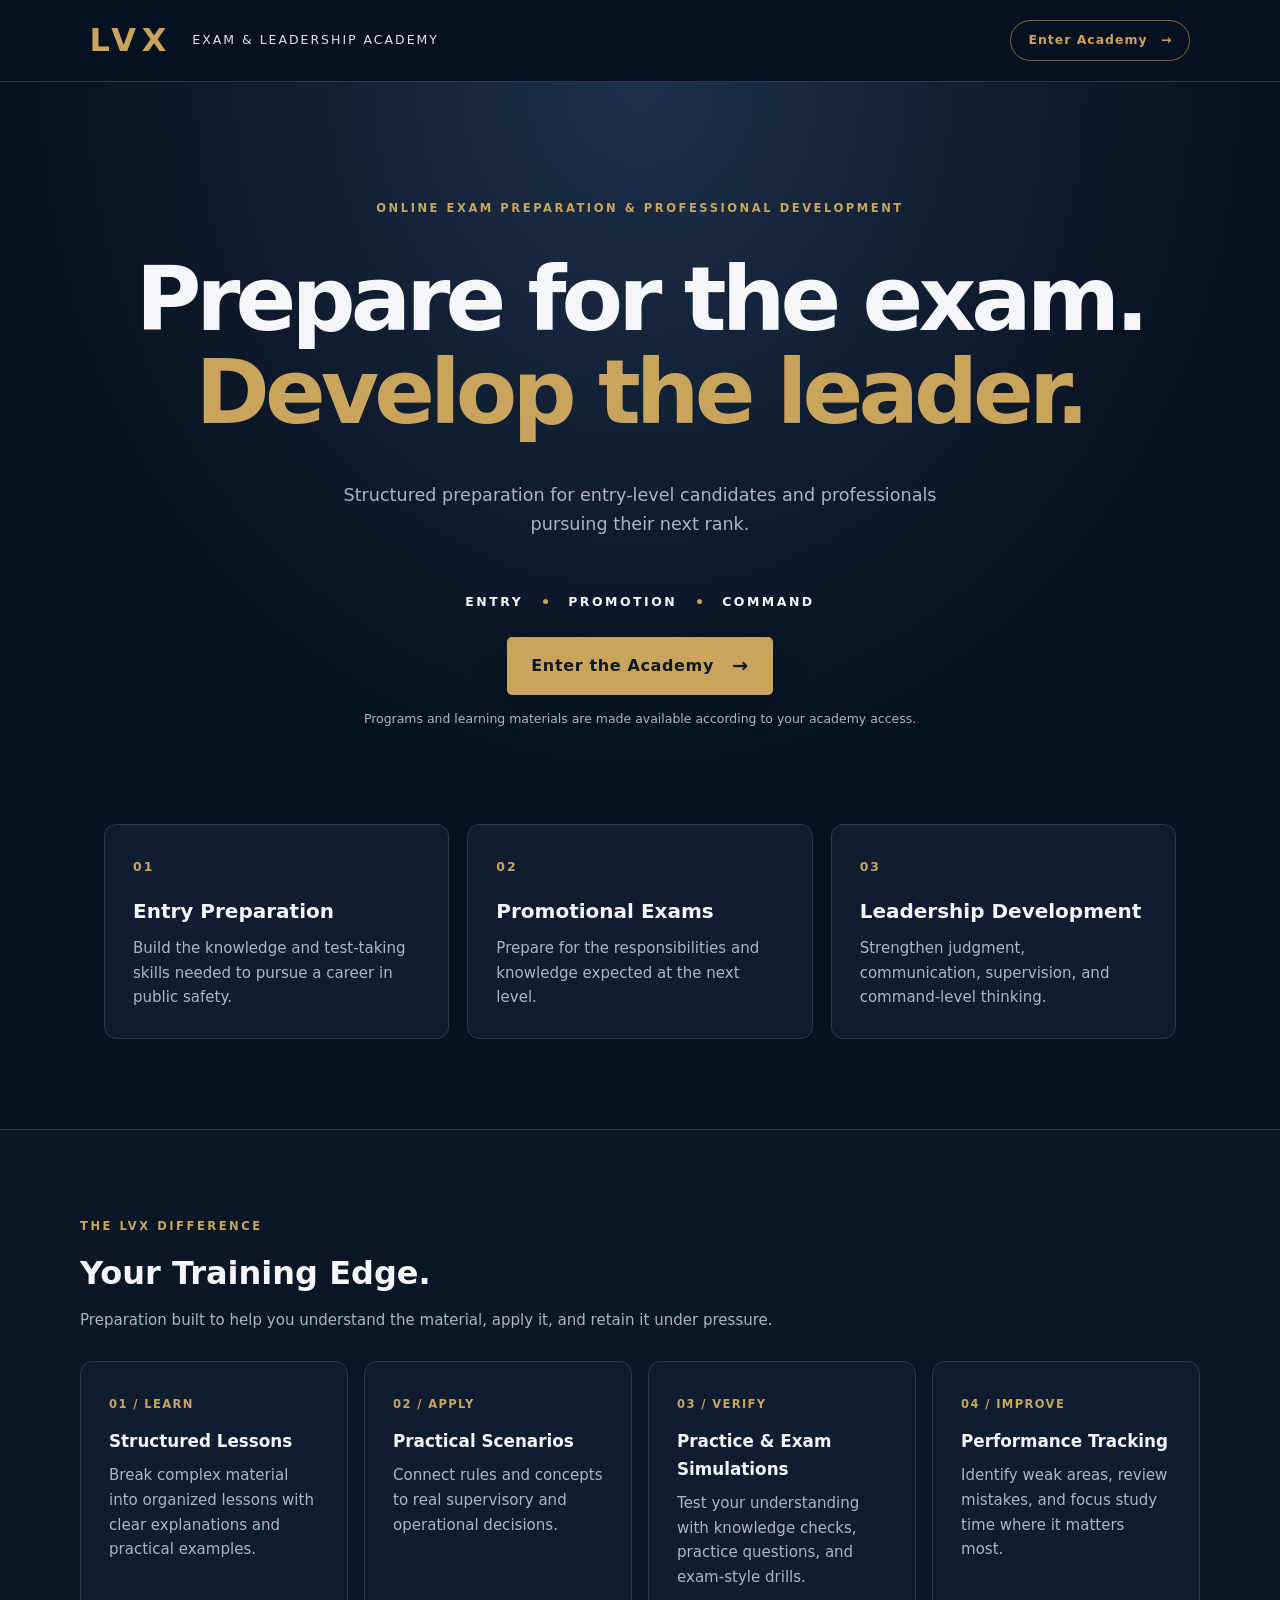
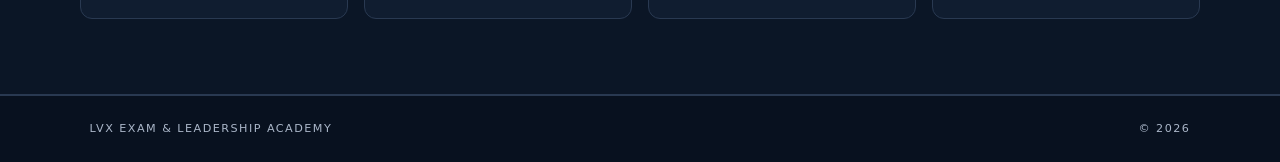
<file: index (1).html>
<!doctype html><html lang="en"><head><meta charset="utf-8"><meta name="viewport" content="width=device-width, initial-scale=1"><meta name="description" content="LVX Exam & Leadership Academy — online exam preparation and professional development."><title>LVX Exam &amp; Leadership Academy</title><link rel="stylesheet" href="styles.css"></head><body>
<header class="topbar"><a class="brand" href="#home" aria-label="LVX home">LVX</a><span>EXAM &amp; LEADERSHIP ACADEMY</span><a class="top-enter" href="site/LVX_NY_Study_Hub/index.html?view=academy">Enter Academy <b>→</b></a></header><main id="home"><section class="hero"><p class="kicker">ONLINE EXAM PREPARATION &amp; PROFESSIONAL DEVELOPMENT</p><h1>Prepare for the exam.<br><em>Develop the leader.</em></h1><p class="lead">Structured preparation for entry-level candidates and professionals pursuing their next rank.</p><div class="pillars"><span>ENTRY</span><i></i><span>PROMOTION</span><i></i><span>COMMAND</span></div><a class="cta" href="site/LVX_NY_Study_Hub/index.html?view=academy">Enter the Academy <span>→</span></a><p class="access-note">Programs and learning materials are made available according to your academy access.</p></section>
<section class="tracks" aria-label="Academy pathways"><article><span class="number">01</span><h2>Entry Preparation</h2><p>Build the knowledge and test-taking skills needed to pursue a career in public safety.</p></article><article><span class="number">02</span><h2>Promotional Exams</h2><p>Prepare for the responsibilities and knowledge expected at the next level.</p></article><article><span class="number">03</span><h2>Leadership Development</h2><p>Strengthen judgment, communication, supervision, and command-level thinking.</p></article></section>
<section class="edge"><div class="edge-head"><p class="kicker">THE LVX DIFFERENCE</p><h2>Your Training Edge.</h2><p>Preparation built to help you understand the material, apply it, and retain it under pressure.</p></div><div class="edge-grid"><article><b>01 / LEARN</b><h3>Structured Lessons</h3><p>Break complex material into organized lessons with clear explanations and practical examples.</p></article><article><b>02 / APPLY</b><h3>Practical Scenarios</h3><p>Connect rules and concepts to real supervisory and operational decisions.</p></article><article><b>03 / VERIFY</b><h3>Practice &amp; Exam Simulations</h3><p>Test your understanding with knowledge checks, practice questions, and exam-style drills.</p></article><article><b>04 / IMPROVE</b><h3>Performance Tracking</h3><p>Identify weak areas, review mistakes, and focus study time where it matters most.</p></article></div></section></main><footer>LVX EXAM &amp; LEADERSHIP ACADEMY <span>© <span id="year">2026</span></span></footer></body></html>
</file>
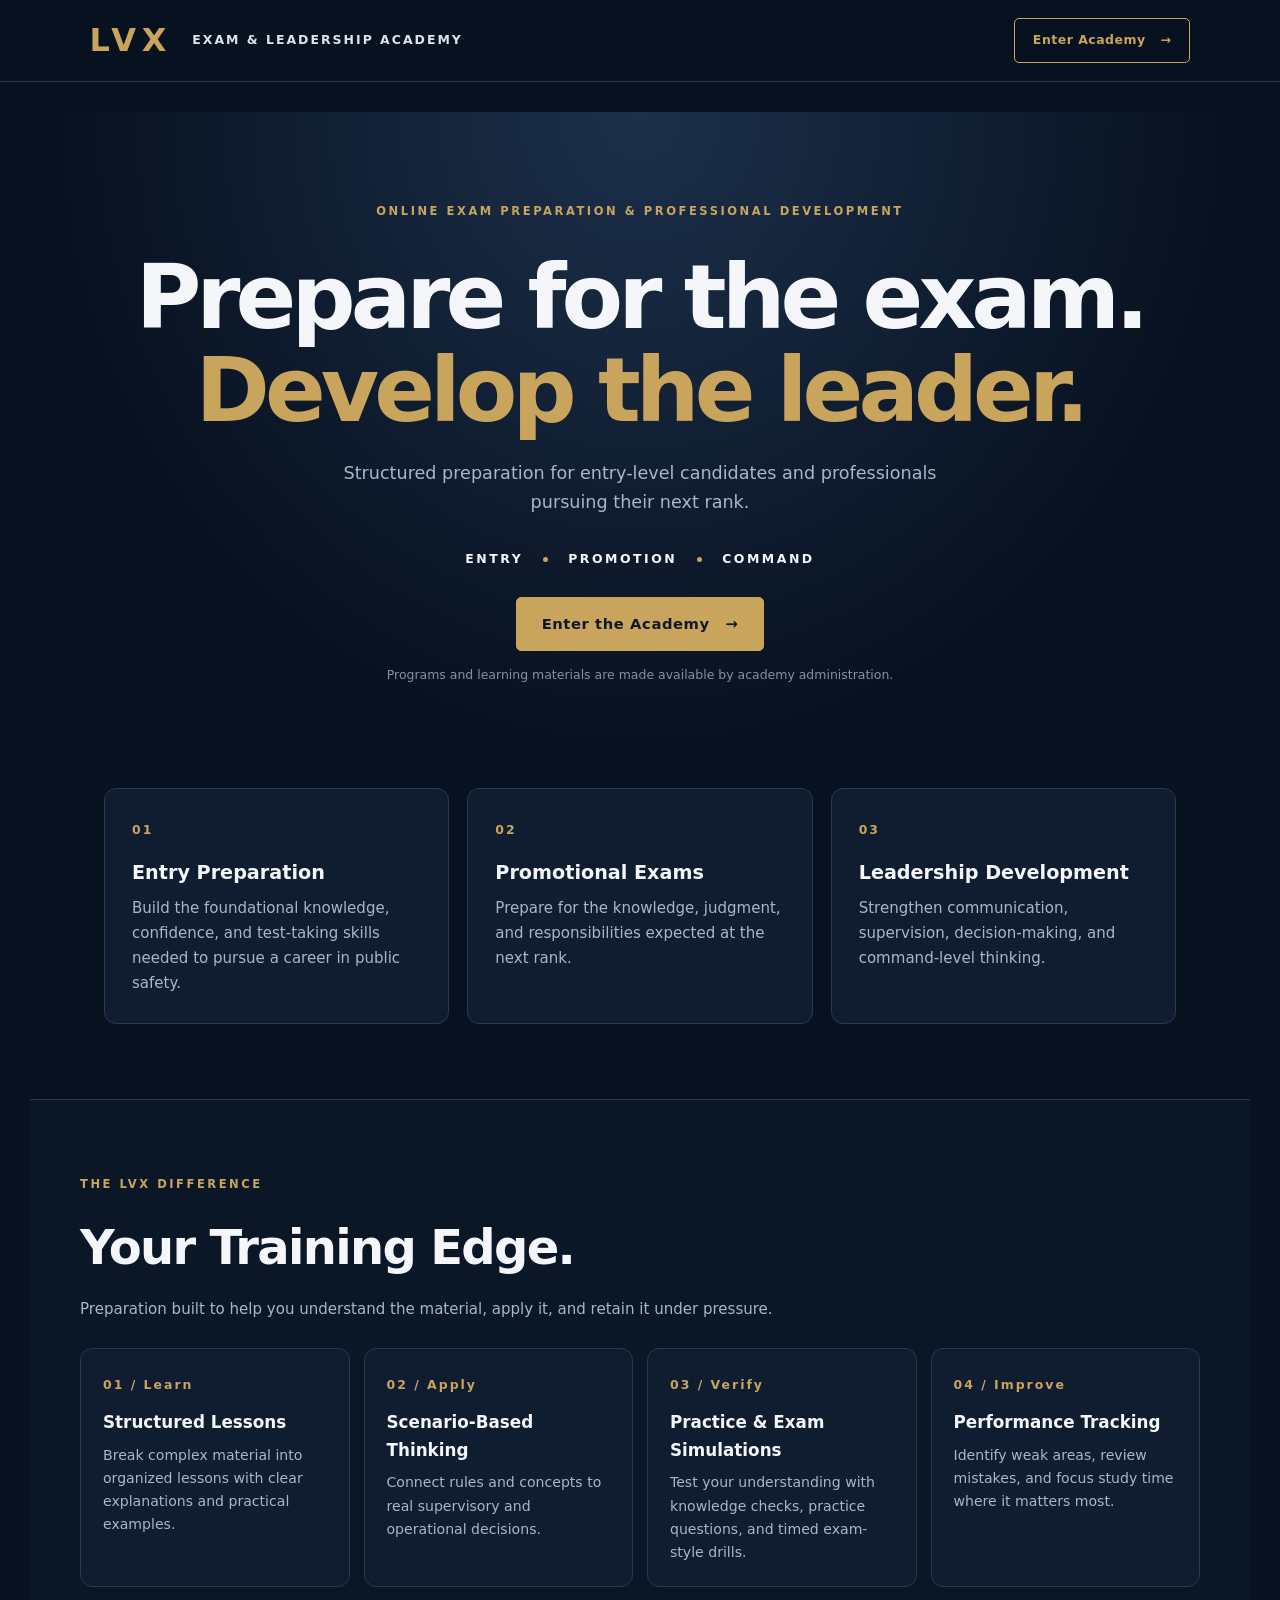
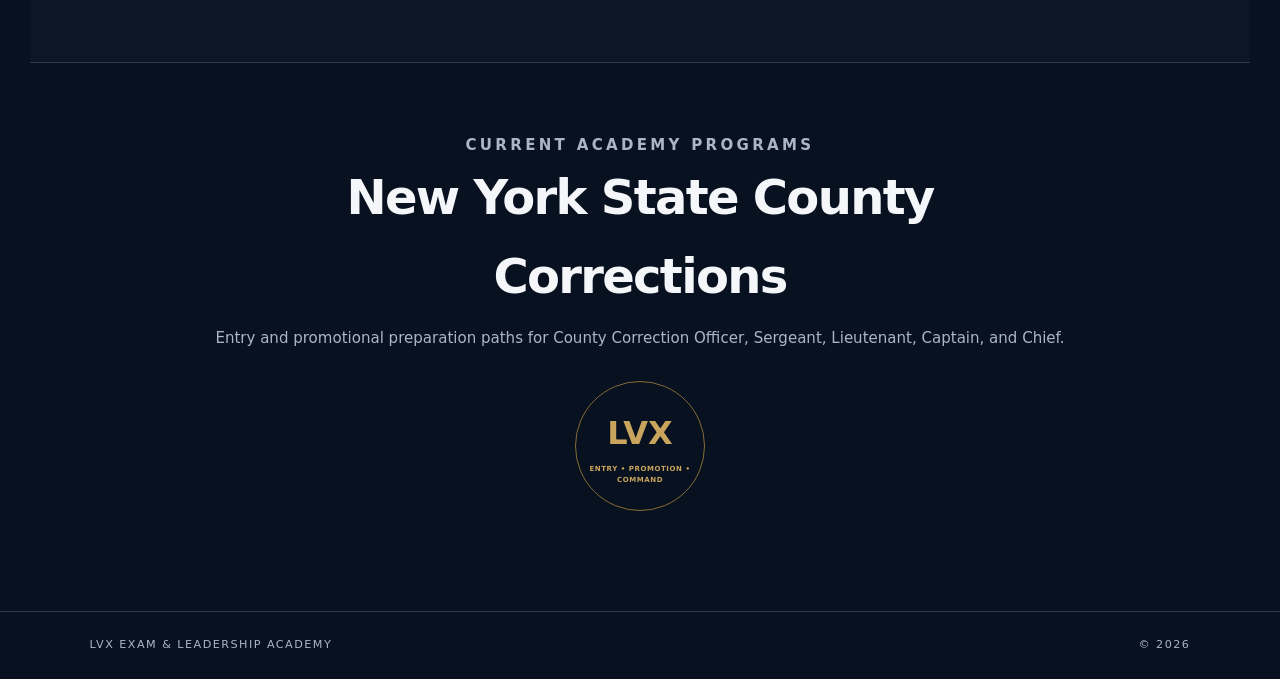
<file: index (2).html>
<!doctype html><html lang="en"><head><meta charset="utf-8"><meta name="viewport" content="width=device-width,initial-scale=1"><meta name="theme-color" content="#101827"><title>LVX Exam &amp; Leadership Academy</title><link rel="stylesheet" href="style.css"></head><body>
<div id="publicHome" class="public-home">
  <header class="public-topbar">
    <a class="public-brand" href="#home" aria-label="LVX home">LVX</a>
    <div class="public-brand-name">EXAM &amp; LEADERSHIP ACADEMY</div>
    <button class="public-enter" onclick="enterAcademy()">Enter Academy <span>→</span></button>
  </header>
  <main id="home" class="public-main">
    <section class="public-hero">
      <p class="public-kicker">ONLINE EXAM PREPARATION &amp; PROFESSIONAL DEVELOPMENT</p>
      <h1>Prepare for the exam.<br><em>Develop the leader.</em></h1>
      <p class="public-lead">Structured preparation for entry-level candidates and professionals pursuing their next rank.</p>
      <div class="public-pillars"><span>ENTRY</span><i></i><span>PROMOTION</span><i></i><span>COMMAND</span></div>
      <button class="public-cta" onclick="enterAcademy()">Enter the Academy <span>→</span></button>
      <p class="public-access-note">Programs and learning materials are made available by academy administration.</p>
    </section>
    <section class="public-tracks" aria-label="Academy pathways">
      <article><span class="public-number">01</span><h2>Entry Preparation</h2><p>Build the foundational knowledge, confidence, and test-taking skills needed to pursue a career in public safety.</p></article>
      <article><span class="public-number">02</span><h2>Promotional Exams</h2><p>Prepare for the knowledge, judgment, and responsibilities expected at the next rank.</p></article>
      <article><span class="public-number">03</span><h2>Leadership Development</h2><p>Strengthen communication, supervision, decision-making, and command-level thinking.</p></article>
    </section>
    <section class="training-edge">
      <div class="edge-heading"><p class="public-kicker">THE LVX DIFFERENCE</p><h2>Your Training Edge.</h2><p>Preparation built to help you understand the material, apply it, and retain it under pressure.</p></div>
      <div class="edge-grid">
        <article><b>01 / Learn</b><h3>Structured Lessons</h3><p>Break complex material into organized lessons with clear explanations and practical examples.</p></article>
        <article><b>02 / Apply</b><h3>Scenario-Based Thinking</h3><p>Connect rules and concepts to real supervisory and operational decisions.</p></article>
        <article><b>03 / Verify</b><h3>Practice &amp; Exam Simulations</h3><p>Test your understanding with knowledge checks, practice questions, and timed exam-style drills.</p></article>
        <article><b>04 / Improve</b><h3>Performance Tracking</h3><p>Identify weak areas, review mistakes, and focus study time where it matters most.</p></article>
      </div>
    </section>
    <section class="public-scope"><div><p class="public-kicker">CURRENT ACADEMY PROGRAMS</p><h2>New York State County Corrections</h2><p>Entry and promotional preparation paths for County Correction Officer, Sergeant, Lieutenant, Captain, and Chief.</p></div><div class="scope-mark">LVX<small>ENTRY • PROMOTION • COMMAND</small></div></section>
  </main>
  <footer class="public-footer"><span>LVX EXAM &amp; LEADERSHIP ACADEMY</span><span>© 2026</span></footer>
</div>
<div id="academyShell" class="academy-shell hidden">
<header class="topbar"><div class="brand"><div class="mark">LVX</div><div><b>EXAM &amp; LEADERSHIP ACADEMY</b><small>Entry • Promotion • Command</small></div></div><div class="top-actions"><span id="streak">LOCAL PROGRESS</span><button class="ghost" onclick="returnHome()">Public Home</button><button class="ghost" id="exportBtn">Export Progress</button></div></header>
<div class="layout"><aside class="sidebar"><div class="side-label">COMMAND</div><button class="nav active" data-view="dashboard">▦ Dashboard</button><button class="nav" data-view="learning">▣ Academy Programs</button><div class="side-label">MINIMUM STANDARDS</div><button class="nav" data-view="standards">§ All Parts & Sections</button><button class="nav" data-view="numbers">◷ Numbers & Timeframes</button><div class="side-label">WRITTEN EXAM</div><button class="nav" data-view="grammar">Aa Grammar</button><button class="nav" data-view="usage">⇄ Usage / Problem Words</button><button class="nav" data-view="punctuation">,; Punctuation</button><button class="nav" data-view="written">¶ Written Material</button><div class="side-label">TRAINING & PERFORMANCE</div><button class="nav" data-view="quiz">◎ Practice Exam</button><button class="nav" data-view="challenge">⚑ Supervisory Challenge</button><button class="nav" data-view="weakness">⌁ Weakness Log</button><button class="nav" data-view="plan">▤ Study Planner</button><div class="side-foot">LVX • LEARN / VERIFY / EXECUTE</div></aside>
<main id="main">
<section class="view" id="learning"><div class="page-head"><div><div class="eyebrow">COURSE CATALOG</div><h1>NYS County Corrections</h1><p>Five focused preparation paths for entry-level candidates and professionals pursuing advancement in New York State county corrections.</p></div></div><div class="course-grid" id="courseGrid"></div><div class="panel"><h2>One shared foundation. Five career paths.</h2><p><b>Shared foundation:</b> New York State Minimum Standards for Management of County Jails, numbers and timeframes, written material, reading comprehension, grammar, and examination strategy.</p><p><b>Rank-specific preparation:</b> Entry candidates build foundational knowledge. Sergeant, Lieutenant, Captain, and Chief candidates apply the standards through progressively broader supervision, operational oversight, administration, and command responsibilities.</p><p class="disclaimer">Course paths are study organization, not a claim that every title has an identical exam. Always follow the current examination announcement for the exact subject areas.</p></div><div class="panel"><h2>Future Academy Divisions</h2><p>These areas are part of the long-term LVX vision. They are listed for future development and are not currently active courses.</p><div class="future-list"><span>New York Police</span><span>NYC Corrections</span><span>NYS Court Officers</span><span>New Jersey</span><span>Pennsylvania</span></div></div><div class="panel"><h2>Source Library</h2><p>Study guides and reference documents supplied for this learning center.</p><div id="sourceLibrary" class="source-grid"></div></div></section>
<section class="view active" id="dashboard"><div class="hero"><div><div class="eyebrow">MISSION CONTROL</div><h1>Build knowledge.<br><em>Retain under pressure.</em></h1><p>A focused preparation environment for New York State county corrections entry and promotional examinations.</p></div><div class="hero-chip">LVX<small>EXAM &amp; LEADERSHIP ACADEMY</small></div></div><div class="stats" id="stats"></div><div class="two-col"><div class="panel"><h2>Continue Training</h2><div id="continueList"></div></div><div class="panel"><h2>Weakest Areas</h2><div id="weakTop"></div></div></div><div class="panel"><h2>Daily Mission</h2><div class="mission"><div><b>10 min</b><span>Review timeframes and numbers</span></div><div><b>10 min</b><span>Study one standards Part</span></div><div><b>10 min</b><span>Grammar and usage drills</span></div><div><b>5 min</b><span>Review yesterday's mistakes</span></div></div><button class="primary" onclick="startQuiz('mixed')">Start Mixed Drill</button></div><p class="disclaimer">Study aid only. Confirm current official regulations, amendments, and local policy before relying on a rule operationally.</p></section>
<section class="view" id="standards"><div class="page-head"><div><div class="eyebrow">REGULATORY LIBRARY</div><h1>Minimum Standards</h1><p>All extracted Parts and sections from the supplied source PDF.</p></div><div class="pill" id="sectionCount"></div></div><div class="toolbar"><input id="standardSearch" placeholder="Search Part, section, phrase, number, requirement…"><select id="partFilter"><option value="">All Parts</option></select></div><div class="split"><div class="part-list" id="partList"></div><div class="section-list" id="sectionList"></div></div></section>
<section class="view" id="numbers"><div class="page-head"><div><div class="eyebrow">HIGH-RETENTION REVIEW</div><h1>Numbers & Timeframes</h1><p>Source excerpts surfaced by numeric and deadline language. Open the section for full context.</p></div></div><div class="toolbar"><input id="timeSearch" placeholder="Search 24 hours, 14 days, annual, monthly…"><select id="timePart"><option value="">All Parts</option></select></div><div class="callout"><b>Exam tactic:</b> Learn what starts the clock, who acts, who receives the report, and whether the rule says immediately, within, at least, or no later than.</div><div id="timeList" class="cards"></div></section>
<section class="view" id="grammar"><div class="page-head"><div><div class="eyebrow">WRITTEN EXAM TRACK</div><h1>Grammar</h1><p>Learn the rule, see a correction, then test yourself.</p></div></div><div id="grammarContent" class="lesson-grid"></div></section>
<section class="view" id="usage"><div class="page-head"><div><div class="eyebrow">WRITTEN EXAM TRACK</div><h1>Usage & Problem Words</h1><p>Confusing words and their meanings from the CSEA booklet.</p></div></div><input id="usageSearch" class="wide-search" placeholder="Search a word or definition…"><div id="usageContent" class="word-grid"></div></section>
<section class="view" id="punctuation"><div class="page-head"><div><div class="eyebrow">WRITTEN EXAM TRACK</div><h1>Punctuation</h1><p>Know the rule, recognize the error, and apply it in context.</p></div></div><div id="punctuationContent" class="lesson-grid"></div></section>
<section class="view" id="written"><div class="page-head"><div><div class="eyebrow">WRITTEN EXAM TRACK</div><h1>Preparing Written Material</h1><p>Paragraph sequencing and accurate information presentation.</p></div></div><div id="writtenContent" class="lesson-grid"></div><div class="panel"><h2>Fast paragraph-sequencing method</h2><ol><li>Find the broad opening sentence.</li><li>Pair sentences using pronouns, repeated terms, and transitions.</li><li>Follow chronology, cause/effect, or general-to-specific logic.</li><li>Find the conclusion or result.</li><li>Eliminate choices that start with a sentence depending on something not yet introduced.</li></ol></div></section>
<section class="view" id="quiz"><div class="page-head"><div><div class="eyebrow">PERFORMANCE LAB</div><h1>Practice Exam</h1><p>Answers are recorded to build your personal weakness profile.</p></div></div><div class="panel quiz-setup" id="quizSetup"><h2>Configure your drill</h2><label>Question track<select id="quizTrack"><option value="mixed">Mixed exam</option><option value="standards">Minimum Standards</option><option value="grammar">Grammar</option><option value="usage">Usage</option><option value="punctuation">Punctuation</option><option value="written">Written Material</option><option value="challenge">Lieutenant's Challenge</option><option value="weakness">Review Missed Questions</option></select></label><label>Question count<select id="quizCount"><option>10</option><option>20</option><option>30</option><option>40</option><option>50</option></select></label><label>Mode<select id="quizMode"><option value="teach">Teach as I go</option><option value="exam">Exam simulation</option></select></label><button class="primary" onclick="startQuiz()">Begin Drill</button></div><div id="quizRun" class="panel hidden"></div><div id="quizResults" class="panel hidden"></div></section>
<section class="view" id="challenge"><div class="page-head"><div><div class="eyebrow">SUPERVISORY APPLICATION</div><h1>Supervisory Challenge</h1><p>Apply written standards to operational decisions and supervisory scenarios.</p></div></div><div class="callout"><b>Method:</b> Identify the controlling section, isolate the trigger event, calculate the deadline, and distinguish immediate duties from routine reporting.</div><button class="primary" onclick="startQuiz('challenge')">Start Lieutenant's Challenge</button><div class="panel"><h2>Scenario focus</h2><p>Admissions control • incident reporting • death notifications • identification deadlines • RRU programming.</p></div></section><section class="view" id="weakness"><div class="page-head"><div><div class="eyebrow">AFTER-ACTION REVIEW</div><h1>Weakness Log</h1><p>Wrong answers, recurring patterns, and subjects needing more work.</p></div><button class="ghost" onclick="clearHistory()">Clear History</button></div><div id="weaknessStats" class="stats"></div><button class="primary" onclick="startQuiz('weakness')">Review My Missed Questions</button><div class="two-col"><div class="panel"><h2>Topics to Revisit</h2><div id="weakTopics"></div></div><div class="panel"><h2>Recent Mistakes</h2><div id="mistakes"></div></div></div></section>
<section class="view" id="plan"><div class="page-head"><div><div class="eyebrow">TRAINING SCHEDULE</div><h1>Study Planner</h1><p>Track completed sessions, daily tasks, and notes.</p></div></div><div class="panel"><h2>Today's checklist</h2><div id="planChecks"></div><button class="primary" onclick="savePlan()">Save Today's Plan</button></div><div class="panel"><h2>Study notes</h2><textarea id="studyNotes" rows="5" placeholder="Rules, questions, or concepts to revisit…"></textarea><button class="primary" onclick="saveNotes()">Save Notes</button></div><div class="panel"><h2>Session history</h2><div id="sessionHistory"></div></div></section>
</main></div></div><script>function enterAcademy(){document.getElementById("publicHome").classList.add("hidden");document.getElementById("academyShell").classList.remove("hidden");window.scrollTo(0,0)}function returnHome(){document.getElementById("academyShell").classList.add("hidden");document.getElementById("publicHome").classList.remove("hidden");window.scrollTo(0,0)}if(new URLSearchParams(window.location.search).get("view")==="academy"){enterAcademy()}</script><script src="data.js"></script><script src="app.js"></script></body></html>
</file>
<file: styles.css>
:root{color-scheme:dark;--navy:#08111f;--panel:#101d30;--gold:#c9a45d;--text:#f4f6fa;--muted:#aab6c8;--line:#293951}*{box-sizing:border-box}html{scroll-behavior:smooth}body{margin:0;background:var(--navy);color:var(--text);font:16px/1.65 Inter,ui-sans-serif,system-ui,-apple-system,"Segoe UI",sans-serif}.topbar{min-height:82px;padding:0 clamp(22px,7vw,100px);display:flex;align-items:center;gap:20px;border-bottom:1px solid var(--line);font-size:.78rem;letter-spacing:.16em;color:#dce3ed}.brand{color:var(--gold);font-size:2rem;font-weight:900;letter-spacing:.18em;text-decoration:none}.top-enter{margin-left:auto;color:var(--gold);text-decoration:none;border:1px solid #80683c;border-radius:999px;padding:9px 17px;letter-spacing:.08em;font-weight:700}.top-enter b{margin-left:8px}.hero{min-height:590px;padding:105px 24px 80px;text-align:center;display:flex;align-items:center;flex-direction:column;justify-content:center;background:radial-gradient(ellipse at 50% 0%,#1c304b 0%,var(--navy) 68%)}.kicker{font-size:.72rem;letter-spacing:.22em;color:var(--gold);font-weight:700}.hero h1{font-size:clamp(2.7rem,7vw,5.6rem);line-height:1.04;letter-spacing:-.055em;margin:24px 0}.hero h1 em{font-style:normal;color:var(--gold)}.lead{max-width:620px;color:var(--muted);font-size:1.1rem}.pillars{display:flex;align-items:center;gap:20px;margin:35px 0 25px;font-size:.78rem;font-weight:800;letter-spacing:.2em}.pillars i{width:5px;height:5px;border-radius:50%;background:var(--gold)}.cta{display:inline-flex;align-items:center;gap:18px;background:var(--gold);color:#101827;text-decoration:none;border-radius:5px;padding:13px 24px;font-weight:800;letter-spacing:.04em;box-shadow:0 8px 30px #0004}.cta span{font-size:1.2rem}.access-note{font-size:.78rem;color:var(--muted);margin:14px 0 0}.tracks{max-width:1120px;margin:0 auto;padding:15px 24px 90px;display:grid;grid-template-columns:repeat(3,1fr);gap:18px}.tracks article,.edge-grid article{background:var(--panel);border:1px solid var(--line);border-radius:12px;padding:28px}.number{color:var(--gold);font-size:.78rem;letter-spacing:.16em;font-weight:800}.tracks h2{font-size:1.25rem;margin:15px 0 8px}.tracks p,.edge-grid p,.edge-head>p:last-child{margin:0;color:var(--muted);font-size:.94rem}.edge{border-top:1px solid var(--line);border-bottom:1px solid var(--line);padding:75px 24px;background:#0b1626}.edge-head{max-width:1120px;margin:0 auto 28px}.edge-head h2{font-size:2rem;margin:4px 0 8px}.edge-grid{max-width:1120px;margin:auto;display:grid;grid-template-columns:repeat(4,1fr);gap:16px}.edge-grid b{color:var(--gold);font-size:.72rem;letter-spacing:.12em}.edge-grid h3{font-size:1.05rem;margin:12px 0 7px}footer{border-top:1px solid var(--line);padding:24px clamp(22px,7vw,100px);display:flex;justify-content:space-between;gap:20px;color:var(--muted);font-size:.7rem;letter-spacing:.13em}@media(max-width:800px){.edge-grid{grid-template-columns:repeat(2,1fr)}}@media(max-width:700px){.topbar{min-height:72px;padding:0 16px;gap:10px;font-size:.58rem}.brand{font-size:1.55rem}.top-enter{padding:8px 10px;font-size:.68rem}.hero{min-height:530px;padding-top:75px}.pillars{gap:10px;font-size:.66rem}.tracks{grid-template-columns:1fr;padding-bottom:60px}.edge-grid{grid-template-columns:1fr}.edge{padding:55px 20px}footer{font-size:.62rem}}
</file>
<file: style.css>
*{box-sizing:border-box}:root{--bg:#0b1220;--panel:#121d2e;--panel2:#172438;--line:#29394e;--text:#e8eef7;--muted:#91a1b7;--gold:#d5a84b;--blue:#70a8df;--green:#4cbd91;--red:#e27d7d}body{margin:0;background:var(--bg);color:var(--text);font:15px/1.55 Inter,system-ui,Segoe UI,sans-serif}button,input,select,textarea{font:inherit}button{cursor:pointer}.topbar{height:68px;display:flex;align-items:center;justify-content:space-between;padding:0 24px;border-bottom:1px solid var(--line);background:#0d1726;position:sticky;top:0;z-index:5}.brand{display:flex;align-items:center;gap:12px;letter-spacing:.08em}.brand small{display:block;color:var(--muted);font-size:10px;letter-spacing:.16em}.mark{width:42px;height:42px;border:1px solid var(--gold);color:var(--gold);display:grid;place-items:center;font-weight:900}.top-actions{display:flex;align-items:center;gap:14px;color:var(--muted);font-size:11px}.layout{display:grid;grid-template-columns:245px 1fr;min-height:calc(100vh - 68px)}.sidebar{border-right:1px solid var(--line);padding:22px 14px;background:#0d1726;display:flex;flex-direction:column;gap:5px}.side-label{font-size:10px;color:#71849d;letter-spacing:.17em;margin:17px 10px 5px}.nav{border:0;background:transparent;color:#aebbd0;text-align:left;padding:11px 12px;border-radius:7px}.nav:hover,.nav.active{background:#1b2a40;color:#fff}.nav.active{box-shadow:inset 3px 0 var(--gold)}.side-foot{margin-top:auto;color:#64758d;font-size:9px;padding:18px 8px}main{padding:30px;max-width:1500px;width:100%;margin:auto}.view{display:none}.view.active{display:block}.hero{background:linear-gradient(110deg,#17263a,#101b2c);border:1px solid var(--line);border-radius:12px;padding:35px;display:flex;justify-content:space-between;align-items:center;min-height:230px}.eyebrow{color:var(--gold);font-size:10px;letter-spacing:.2em;font-weight:800}.hero h1,.page-head h1{font-size:34px;line-height:1.12;margin:12px 0}.hero h1 em{font-style:normal;color:var(--gold)}.hero p,.page-head p{color:var(--muted);margin:0}.hero-chip{width:115px;height:115px;border:1px solid #876c37;border-radius:50%;display:grid;place-content:center;text-align:center;color:var(--gold);font-size:27px;font-weight:900}.hero-chip small{font-size:8px}.stats{display:grid;grid-template-columns:repeat(4,1fr);gap:12px;margin:18px 0}.stat{background:var(--panel);border:1px solid var(--line);padding:17px;border-radius:9px}.stat b{font-size:25px;display:block}.stat span{color:var(--muted);font-size:11px}.two-col{display:grid;grid-template-columns:1fr 1fr;gap:15px}.panel{background:var(--panel);border:1px solid var(--line);border-radius:10px;padding:20px;margin:14px 0}.panel h2{font-size:17px;margin:0 0 14px}.mission{display:grid;grid-template-columns:repeat(4,1fr);gap:10px;margin-bottom:16px}.mission div{background:var(--panel2);padding:13px;border-radius:7px}.mission b,.mission span{display:block}.mission b{color:var(--gold)}.mission span{font-size:12px;color:var(--muted)}.primary{background:var(--gold);color:#101827;border:0;border-radius:6px;padding:10px 17px;font-weight:800}.ghost{border:1px solid var(--line);color:var(--text);background:transparent;border-radius:6px;padding:8px 12px}.page-head{display:flex;justify-content:space-between;align-items:center;margin:4px 0 22px}.page-head h1{font-size:30px}.pill{border:1px solid var(--line);padding:7px 12px;border-radius:30px;color:var(--gold);font-size:12px}.toolbar{display:flex;gap:10px;margin:16px 0}.toolbar input,.toolbar select,.wide-search,.quiz-setup select,input,textarea{background:#0d1726;border:1px solid var(--line);border-radius:6px;color:var(--text);padding:10px}.toolbar input{flex:1}.split{display:grid;grid-template-columns:280px 1fr;gap:14px}.part-list,.section-list{background:var(--panel);border:1px solid var(--line);border-radius:9px;max-height:70vh;overflow:auto;padding:8px}.part-btn,.section-btn{display:block;width:100%;text-align:left;border:0;background:transparent;color:var(--text);padding:10px;border-radius:6px}.part-btn small,.section-btn small{display:block;color:var(--muted);font-size:11px}.part-btn.active,.part-btn:hover,.section-btn:hover{background:var(--panel2)}.section-btn{border-bottom:1px solid #223248;border-radius:0}.section-detail{padding:18px}.source-text{white-space:pre-wrap;font:13px/1.65 ui-monospace,Consolas,monospace;color:#c7d2e2;max-height:55vh;overflow:auto;background:#0b1422;padding:15px;border-radius:7px}.callout{background:#1c2b40;border-left:3px solid var(--gold);padding:14px;margin:12px 0;color:#cbd7e8}.cards,.lesson-grid,.word-grid{display:grid;grid-template-columns:repeat(2,1fr);gap:13px}.time-card,.lesson,.word-card{background:var(--panel);border:1px solid var(--line);border-radius:8px;padding:15px}.time-card small,.word-card b{color:var(--gold)}.time-card p{font-size:13px;color:#c3cede}.lesson h3{margin:0 0 9px}.lesson li{margin:5px 0;color:#c5d0df}.example{background:#0b1422;padding:10px;border-radius:6px;color:#b9c8dc;font-size:13px;margin-top:12px}.wide-search{width:100%}.quiz-setup{max-width:650px}.quiz-setup label{display:block;margin:13px 0;color:var(--muted)}.quiz-setup select{display:block;width:100%;margin-top:5px}.question{font-size:19px;margin:15px 0}.choice{display:block;width:100%;text-align:left;background:#0d1726;color:var(--text);border:1px solid var(--line);padding:12px;margin:8px 0;border-radius:7px}.choice:hover{border-color:var(--gold)}.choice.correct{border-color:var(--green);background:#153328}.choice.wrong{border-color:var(--red);background:#3a2228}.feedback{padding:14px;background:#0d1726;border-left:3px solid var(--blue);margin:14px 0;border-radius:5px}.hidden{display:none!important}.log-row{padding:10px 0;border-bottom:1px solid var(--line);font-size:13px}.log-row small{display:block;color:var(--muted)}.bar{height:7px;background:#26364b;border-radius:9px;overflow:hidden;margin:6px 0}.bar span{display:block;height:100%;background:var(--gold)}.checkrow{display:flex;align-items:center;gap:10px;padding:9px 0;border-bottom:1px solid var(--line)}textarea{width:100%;resize:vertical}.disclaimer{color:#74869e;font-size:11px;margin:20px 2px}.empty{color:var(--muted);font-size:13px;padding:14px 0}ol li{margin:8px 0;color:#cbd5e2}@media(max-width:900px){.layout{grid-template-columns:1fr}.sidebar{position:sticky;top:68px;z-index:4;flex-direction:row;overflow:auto;border-right:0;border-bottom:1px solid var(--line);padding:7px}.side-label,.side-foot{display:none}.nav{white-space:nowrap;padding:9px}main{padding:16px}.stats{grid-template-columns:repeat(2,1fr)}.two-col,.lesson-grid,.cards,.word-grid{grid-template-columns:1fr}.split{grid-template-columns:1fr}.part-list{max-height:230px}.mission{grid-template-columns:repeat(2,1fr)}.hero{padding:22px}.hero-chip{width:78px;height:78px;font-size:20px}.page-head h1{font-size:25px}}
.course-grid{display:grid;grid-template-columns:repeat(auto-fit,minmax(230px,1fr));gap:14px;margin:18px 0}.course-card{background:var(--panel);border:1px solid var(--line);border-radius:14px;padding:18px;display:flex;flex-direction:column;gap:10px;min-height:210px}.course-card h3{margin:0;font-size:19px}.course-card p{color:var(--muted);line-height:1.5;margin:0;flex:1}.course-card .tag{font-size:11px;letter-spacing:.09em;color:var(--accent);font-weight:800}.course-card.selected{border-color:var(--accent);box-shadow:0 0 0 1px var(--accent) inset}.source-grid{display:grid;grid-template-columns:repeat(auto-fit,minmax(230px,1fr));gap:9px}.source-link{display:block;padding:12px;border:1px solid var(--line);border-radius:10px;color:var(--text);text-decoration:none;background:var(--panel)}.source-link:hover{border-color:var(--accent)}.source-link small{display:block;color:var(--muted);margin-top:5px}.path-banner{padding:12px 15px;border-radius:10px;background:var(--panel);border:1px solid var(--line);margin:14px 0}.path-banner b{color:var(--accent)}
.future-list{display:flex;flex-wrap:wrap;gap:9px;margin-top:12px}.future-list span{border:1px dashed var(--line);border-radius:20px;padding:7px 12px;color:var(--muted);font-size:12px;background:#0d1726}
/* Public academy landing page */
.public-home{--pub-navy:#08111f;--pub-panel:#101d30;--pub-gold:#c9a45d;--pub-text:#f4f6fa;--pub-muted:#aab6c8;--pub-line:#293951;background:var(--pub-navy);color:var(--pub-text);min-height:100vh;font:16px/1.65 Inter,ui-sans-serif,system-ui,-apple-system,"Segoe UI",sans-serif}
.public-topbar{height:82px;padding:0 clamp(22px,7vw,100px);display:flex;align-items:center;gap:20px;border-bottom:1px solid var(--pub-line);font-size:.78rem;letter-spacing:.16em;color:#dce3ed}
.public-brand{color:var(--pub-gold);font-size:2rem;font-weight:900;letter-spacing:.18em;text-decoration:none}
.public-brand-name{font-weight:700;flex:1}
.public-enter,.public-cta{border:1px solid var(--pub-gold);background:transparent;color:var(--pub-gold);border-radius:5px;padding:11px 18px;font-weight:800;letter-spacing:.04em;cursor:pointer}
.public-enter span,.public-cta span{margin-left:10px}
.public-hero{min-height:590px;padding:90px 24px 75px;text-align:center;display:flex;align-items:center;flex-direction:column;justify-content:center;background:radial-gradient(ellipse at 50% 0%,#1c304b 0%,var(--pub-navy) 68%)}
.public-kicker{font-size:.72rem;letter-spacing:.22em;color:var(--pub-gold);font-weight:800;margin:0 0 14px}
.public-hero h1{font-size:clamp(2.7rem,7vw,5.6rem);line-height:1.04;letter-spacing:-.055em;margin:16px 0 22px}
.public-hero h1 em{font-style:normal;color:var(--pub-gold)}
.public-lead{max-width:620px;color:var(--pub-muted);font-size:1.1rem;margin:0}
.public-pillars{display:flex;align-items:center;gap:20px;margin:32px 0 27px;font-size:.78rem;font-weight:800;letter-spacing:.2em}
.public-pillars i{width:5px;height:5px;border-radius:50%;background:var(--pub-gold)}
.public-cta{background:var(--pub-gold);color:#101827;padding:14px 25px;font-size:.92rem}
.public-access-note{font-size:.78rem;color:#8292a8;margin-top:14px}
.public-tracks{max-width:1120px;margin:0 auto;padding:15px 24px 75px;display:grid;grid-template-columns:repeat(3,1fr);gap:18px}
.public-tracks article,.edge-grid article{background:var(--pub-panel);border:1px solid var(--pub-line);border-radius:12px;padding:27px}
.public-number,.edge-grid article>b{color:var(--pub-gold);font-size:.78rem;letter-spacing:.16em;font-weight:800}
.public-tracks h2{font-size:1.2rem;margin:14px 0 8px}.public-tracks p,.edge-grid p,.edge-heading>p:last-child,.public-scope p{margin:0;color:var(--pub-muted);font-size:.94rem}
.training-edge{border-top:1px solid var(--pub-line);border-bottom:1px solid var(--pub-line);padding:75px 24px;background:#0b1626}
.edge-heading{max-width:1120px;margin:0 auto 26px}.edge-heading h2,.public-scope h2{font-size:clamp(2rem,4vw,3rem);margin:0 0 10px;letter-spacing:-.035em}.edge-grid{max-width:1120px;margin:0 auto;display:grid;grid-template-columns:repeat(4,1fr);gap:14px}.edge-grid article{padding:22px}.edge-grid h3{font-size:1.05rem;margin:12px 0 7px}.edge-grid p{font-size:.88rem}
.public-scope{max-width:1120px;margin:0 auto;padding:70px 24px;display:flex;align-items:center;justify-content:space-between;gap:30px}.public-scope>div:first-child{max-width:700px}.scope-mark{width:130px;height:130px;border:1px solid #876c37;border-radius:50%;display:grid;align-content:center;justify-items:center;color:var(--pub-gold);font-size:32px;font-weight:900;flex-shrink:0}.scope-mark small {
    display: block;
    width: 90px;
    margin: 5px auto 0;
    text-align: center;
    line-height: 1.4;
    font-size: 7px;
    letter-spacing: .08em;
}.public-footer{border-top:1px solid var(--pub-line);padding:24px clamp(22px,7vw,100px);display:flex;justify-content:space-between;gap:20px;color:var(--pub-muted);font-size:.7rem;letter-spacing:.13em}
.academy-shell .topbar{z-index:10}
@media(max-width:800px){.edge-grid{grid-template-columns:repeat(2,1fr)}}
@media(max-width:700px){.public-topbar{height:72px;padding:0 16px;gap:10px;font-size:.58rem}.public-brand{font-size:1.55rem}.public-enter{padding:8px 10px;font-size:.72rem}.public-hero{min-height:520px;padding-top:65px}.public-pillars{gap:10px;font-size:.66rem}.public-tracks{grid-template-columns:1fr;padding-bottom:55px}.edge-grid{grid-template-columns:1fr}.training-edge{padding:55px 20px}.public-scope{padding:55px 24px}.scope-mark{width:88px;height:88px;font-size:23px}.scope-mark small{font-size:5px}.public-footer{font-size:.58rem}}

/* LVX secure access gate */
.auth-gate{min-height:100vh;background:var(--pub-bg,#101827);color:#f4f0e7;display:grid;place-items:center;padding:28px 18px}.auth-gate.hidden{display:none}.auth-card{width:min(100%,460px);padding:38px;background:#172235;border:1px solid rgba(202,166,93,.35);border-radius:16px;box-shadow:0 24px 70px rgba(0,0,0,.3)}.auth-brand{display:inline-block;color:#d6b46b;font-size:2.1rem;font-weight:900;letter-spacing:.08em;text-decoration:none;margin-bottom:22px}.auth-card h1{font-size:2rem;margin:8px 0 10px}.auth-card>p:not(.eyebrow){color:#b8c0cc;line-height:1.55}.auth-card form{display:grid;gap:16px;margin-top:25px}.auth-card label{display:grid;gap:7px;color:#d9dce2;font-size:.88rem}.auth-card input{width:100%;box-sizing:border-box;padding:13px 14px;border-radius:8px;border:1px solid #45536a;background:#0f1929;color:#fff;font:inherit}.auth-card .primary{width:100%;margin-top:4px}.auth-message{min-height:24px;font-size:.88rem;color:#e5c77f}.auth-links{display:flex;justify-content:space-between;gap:12px;flex-wrap:wrap;margin-top:16px}.auth-links button{background:none;border:0;color:#d6b46b;text-decoration:underline;cursor:pointer;font:inherit;font-size:.82rem;padding:4px 0}
.public-scope {
    display: flex;
    flex-direction: column;
    align-items: center;
    justify-content: center;
    text-align: center;
    gap: 35px;
}

.public-scope > div:first-child {
    max-width: 850px;
    margin: 0 auto;
}

.scope-mark {
    margin: 0 auto;
}
/* CENTER THE CURRENT ACADEMY PROGRAMS SECTION */
#publicHome .public-scope {
    width: 100%;
    max-width: none;
    box-sizing: border-box;
    margin: 0;
    padding: 70px 24px;
    display: flex;
    flex-direction: column;
    align-items: center;
    justify-content: center;
    text-align: center;
    gap: 30px;
}

#publicHome .public-scope > div:first-child {
    width: 100%;
    max-width: 850px;
    margin: 0 auto;
    text-align: center;
}

#publicHome .public-scope h2,
#publicHome .public-scope p {
    text-align: center;
}

#publicHome .public-scope .scope-mark {
    margin: 0 auto;
    flex-shrink: 0;
}
#publicHome .scope-mark {
    display: flex;
    flex-direction: column;
    align-items: center;
    justify-content: center;
    text-align: center;
}

#publicHome .scope-mark small {
    display: block;
    width: 100%;
    text-align: center;
    line-height: 1.5;
    margin-top: 4px;
}

/* LVX entry-program and daily-mastery public homepage additions */
.lvx-programs{max-width:1180px;margin:0 auto;padding:72px 24px 78px}
.lvx-program-grid{display:grid;grid-template-columns:repeat(3,minmax(0,1fr));gap:18px}
.lvx-program-card{background:var(--pub-panel);border:1px solid var(--pub-line);border-radius:12px;padding:28px;display:flex;flex-direction:column;min-height:100%}
.lvx-program-card h3{font-size:1.35rem;margin:14px 0 10px;color:var(--pub-text)}
.lvx-program-card p,.lvx-program-card li{color:var(--pub-muted);font-size:.92rem}
.lvx-program-card ul{padding-left:19px;line-height:1.8;margin:12px 0 22px}
.lvx-preview-btn{margin-top:auto;border:1px solid var(--pub-gold);background:transparent;color:var(--pub-gold);border-radius:5px;padding:12px 14px;font-weight:800;cursor:pointer}
.lvx-preview-panel{max-width:900px;margin:26px auto 0;padding:28px;background:#101d30;border:1px solid #876c37;border-radius:12px;color:var(--pub-text)}
.lvx-preview-head{display:flex;justify-content:space-between;gap:18px;align-items:center}.lvx-preview-head h3{margin:0 0 12px;font-size:1.4rem}.lvx-preview-panel p{color:var(--pub-muted)}
.lvx-mini-question{border-top:1px solid var(--pub-line);margin-top:22px;padding-top:18px}.lvx-mini-question>div{display:grid;gap:8px}.lvx-mini-question button,.lvx-sample-card #sampleChoices button{background:#172840;color:var(--pub-text);border:1px solid #344761;border-radius:6px;padding:11px;text-align:left;cursor:pointer}
.lvx-mini-question button:hover,.lvx-sample-card #sampleChoices button:hover{border-color:var(--pub-gold)}
.lvx-daily-note{max-width:1120px;margin:26px auto 0;color:var(--pub-muted);font-size:.95rem}
.lvx-sample{background:#0b1626;border-top:1px solid var(--pub-line);border-bottom:1px solid var(--pub-line);padding:70px max(24px,calc((100% - 1120px)/2));display:grid;grid-template-columns:1fr 1.1fr;gap:40px;align-items:center}
.lvx-sample h2{font-size:clamp(2rem,4vw,3rem);margin:0 0 10px}.lvx-sample>div:first-child p:last-child{color:var(--pub-muted)}
.lvx-sample-card{background:var(--pub-panel);border:1px solid var(--pub-line);border-radius:12px;padding:24px}.lvx-sample-card #sampleChoices{display:grid;gap:8px}.lvx-sample-card #sampleFeedback{color:var(--pub-gold);min-height:24px}
.lvx-scope{max-width:1120px}
@media(max-width:850px){.lvx-program-grid{grid-template-columns:1fr}.lvx-sample{grid-template-columns:1fr;padding:55px 24px}}

/* Match the in-program practice exam answer feedback */
.lvx-mini-question button.lvx-answer-choice.correct{border-color:var(--green);background:#153328;color:#e8fff5}
.lvx-mini-question button.lvx-answer-choice.wrong{border-color:var(--red);background:#3a2228;color:#fff0f0}
.lvx-mini-question button.lvx-answer-choice:disabled{cursor:default;opacity:1}
.lvx-mini-question button.lvx-answer-choice:disabled:hover{border-color:inherit}
.lvx-mini-question button.lvx-answer-choice.correct:disabled{border-color:var(--green)}
.lvx-mini-question button.lvx-answer-choice.wrong:disabled{border-color:var(--red)}
.lvx-preview-feedback{margin-top:12px;padding:14px;background:#0d1726;border-left:3px solid var(--blue);border-radius:5px;color:var(--pub-text)}
.lvx-preview-feedback p{margin:7px 0 0;color:var(--pub-muted)}

.lvx-sample-card #sampleChoices button.correct{border-color:var(--green);background:#153328;color:#e8fff5}.lvx-sample-card #sampleChoices button.wrong{border-color:var(--red);background:#3a2228;color:#fff0f0}.lvx-sample-card #sampleChoices button:disabled{cursor:default;opacity:1}.lvx-sample-card #sampleChoices button.correct:disabled{border-color:var(--green)}.lvx-sample-card #sampleChoices button.wrong:disabled{border-color:var(--red)}
</file>
